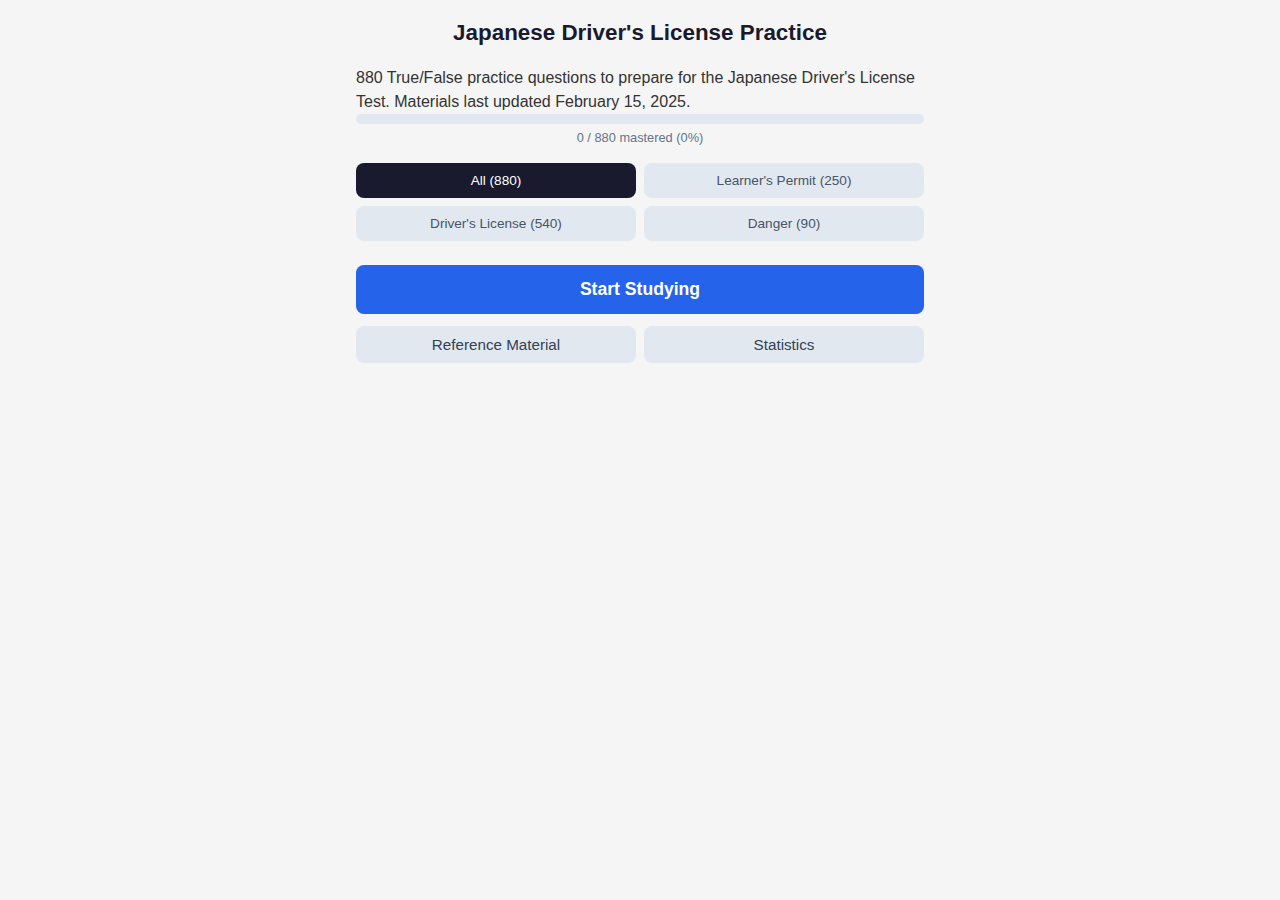
<file: docs/index.html>
<!DOCTYPE html>
<html lang="en">
<head>
  <meta charset="UTF-8">
  <meta name="viewport" content="width=device-width, initial-scale=1.0">
  <title>Japanese Driver's License Practice</title>
  <link rel="stylesheet" href="style.css?v=1771158201">
</head>
<body>
  <!-- HOME -->
  <section id="home" class="view active">
    <h1>Japanese Driver's License Practice</h1>
    <p class="site-description">880 True/False practice questions to prepare for the Japanese Driver's License Test. Materials last updated February 15, 2025.</p>
    <div class="progress-bar-container">
      <div id="progress-bar" class="progress-bar"></div>
    </div>
    <p id="progress-text" class="progress-text"></p>

    <div class="filter-buttons">
      <button class="btn filter-btn active" data-filter="all">All (880)</button>
      <button class="btn filter-btn" data-filter="lp">Learner's Permit (250)</button>
      <button class="btn filter-btn" data-filter="dl">Driver's License (540)</button>
      <button class="btn filter-btn" data-filter="danger">Danger (90)</button>
    </div>

    <button id="start-btn" class="btn btn-primary btn-large">Start Studying</button>

    <div class="home-links">
      <button class="btn btn-secondary" onclick="showView('reference')">Reference Material</button>
      <button class="btn btn-secondary" onclick="showView('stats')">Statistics</button>
    </div>
  </section>

  <!-- STUDY -->
  <section id="study" class="view">
    <div class="study-header">
      <button class="btn btn-back" onclick="showView('home')">Back</button>
      <span id="study-counter" class="study-counter"></span>
    </div>

    <div id="question-card" class="card">
      <div id="question-source" class="question-source"></div>
      <img id="question-image" class="question-image" style="display:none" alt="Question image">
      <div id="question-scenario" class="question-scenario" style="display:none"></div>
      <p id="question-text" class="question-text"></p>
    </div>

    <div id="answer-buttons" class="answer-buttons">
      <button class="btn btn-true" onclick="submitAnswer('T')">TRUE</button>
      <button class="btn btn-false" onclick="submitAnswer('F')">FALSE</button>
    </div>

    <div id="result-panel" class="result-panel" style="display:none">
      <div id="result-banner" class="result-banner"></div>
      <p id="result-explanation" class="result-explanation"></p>
      <button class="btn btn-primary" onclick="nextQuestion()">Next Question</button>
    </div>
  </section>

  <!-- REFERENCE -->
  <section id="reference" class="view">
    <div class="study-header">
      <button class="btn btn-back" onclick="showView('home')">Back</button>
      <h2 class="view-title">Reference Material</h2>
    </div>
    <div id="reference-content"></div>
  </section>

  <!-- STATS -->
  <section id="stats" class="view">
    <div class="study-header">
      <button class="btn btn-back" onclick="showView('home')">Back</button>
      <h2 class="view-title">Statistics</h2>
    </div>
    <div id="stats-content"></div>
    <button class="btn btn-danger" id="reset-btn" onclick="resetProgress()">Reset All Progress</button>
  </section>

  <script src="app.js?v=1771158201"></script>
</body>
</html>
</file>
<file: docs/style.css>
* {
  box-sizing: border-box;
  margin: 0;
  padding: 0;
}

body {
  font-family: -apple-system, BlinkMacSystemFont, "Segoe UI", Roboto, sans-serif;
  background: #f5f5f5;
  color: #333;
  line-height: 1.5;
  max-width: 600px;
  margin: 0 auto;
  padding: 16px;
  padding-bottom: 40px;
}

h1 {
  font-size: 1.4rem;
  text-align: center;
  margin-bottom: 16px;
  color: #1a1a2e;
}

h2 {
  font-size: 1.2rem;
  color: #1a1a2e;
}

/* Views */
.view { display: none; }
.view.active { display: block; }

/* Buttons */
.btn {
  border: none;
  border-radius: 8px;
  padding: 10px 16px;
  font-size: 0.95rem;
  cursor: pointer;
  transition: opacity 0.15s;
}
.btn:active { opacity: 0.7; }

.btn-primary {
  background: #2563eb;
  color: #fff;
  width: 100%;
  font-size: 1.1rem;
  padding: 14px;
  font-weight: 600;
}

.btn-large { margin-top: 16px; }

.btn-secondary {
  background: #e2e8f0;
  color: #334155;
  flex: 1;
}

.btn-back {
  background: #e2e8f0;
  color: #334155;
  font-size: 0.85rem;
  padding: 6px 12px;
}

.btn-danger {
  background: #ef4444;
  color: #fff;
  width: 100%;
  margin-top: 24px;
}

/* Filter Buttons */
.filter-buttons {
  display: grid;
  grid-template-columns: 1fr 1fr;
  gap: 8px;
  margin-bottom: 8px;
}
.filter-btn {
  background: #e2e8f0;
  color: #475569;
  font-size: 0.85rem;
  padding: 10px 8px;
  text-align: center;
}
.filter-btn.active {
  background: #1a1a2e;
  color: #fff;
}

/* Progress bar */
.progress-bar-container {
  width: 100%;
  background: #e2e8f0;
  border-radius: 8px;
  height: 10px;
  margin-bottom: 4px;
  overflow: hidden;
}
.progress-bar {
  height: 100%;
  background: #22c55e;
  border-radius: 8px;
  width: 0%;
  transition: width 0.3s;
}
.progress-text {
  font-size: 0.8rem;
  color: #64748b;
  text-align: center;
  margin-bottom: 16px;
}

/* Home links */
.home-links {
  display: flex;
  gap: 8px;
  margin-top: 12px;
}

/* Study view */
.study-header {
  display: flex;
  align-items: center;
  gap: 12px;
  margin-bottom: 16px;
}
.study-counter {
  font-size: 0.85rem;
  color: #64748b;
}
.view-title {
  flex: 1;
}

/* Question card */
.card {
  background: #fff;
  border-radius: 12px;
  padding: 20px;
  box-shadow: 0 1px 3px rgba(0,0,0,0.1);
  margin-bottom: 16px;
}

.question-source {
  font-size: 0.75rem;
  color: #94a3b8;
  text-transform: uppercase;
  letter-spacing: 0.05em;
  margin-bottom: 8px;
}

.question-image {
  width: 100%;
  max-height: 250px;
  object-fit: contain;
  border-radius: 8px;
  margin-bottom: 12px;
  background: #f8fafc;
  border: 1px solid #e2e8f0;
}

.question-scenario {
  background: #fef3c7;
  border-left: 3px solid #f59e0b;
  padding: 10px 12px;
  border-radius: 4px;
  font-size: 0.9rem;
  margin-bottom: 12px;
  color: #92400e;
}

.question-text {
  font-size: 1.05rem;
  line-height: 1.6;
}

/* Answer buttons */
.answer-buttons {
  display: flex;
  gap: 12px;
  margin-bottom: 16px;
}

.btn-true {
  flex: 1;
  background: #2563eb;
  color: #fff;
  font-size: 1.15rem;
  font-weight: 700;
  padding: 16px;
}

.btn-false {
  flex: 1;
  background: #64748b;
  color: #fff;
  font-size: 1.15rem;
  font-weight: 700;
  padding: 16px;
}

/* Result panel */
.result-panel {
  margin-bottom: 16px;
}

.result-banner {
  padding: 14px;
  border-radius: 8px;
  font-size: 1.1rem;
  font-weight: 700;
  text-align: center;
  margin-bottom: 12px;
}
.result-banner.correct {
  background: #dcfce7;
  color: #166534;
}
.result-banner.incorrect {
  background: #fee2e2;
  color: #991b1b;
}

.result-explanation {
  font-size: 0.95rem;
  color: #475569;
  margin-bottom: 16px;
  padding: 0 4px;
  line-height: 1.6;
}

/* Reference accordion */
.accordion-section {
  background: #fff;
  border-radius: 8px;
  margin-bottom: 8px;
  box-shadow: 0 1px 2px rgba(0,0,0,0.06);
  overflow: hidden;
}

.accordion-header {
  padding: 14px 16px;
  font-weight: 600;
  font-size: 0.95rem;
  cursor: pointer;
  display: flex;
  justify-content: space-between;
  align-items: center;
  user-select: none;
}
.accordion-header::after {
  content: "+";
  font-size: 1.2rem;
  color: #94a3b8;
  transition: transform 0.2s;
}
.accordion-section.open .accordion-header::after {
  content: "\2212";
}

.accordion-body {
  display: none;
  padding: 0 16px 14px;
}
.accordion-section.open .accordion-body {
  display: block;
}

.accordion-body ul {
  list-style: none;
  padding: 0;
}
.accordion-body li {
  padding: 8px 0;
  border-bottom: 1px solid #f1f5f9;
  font-size: 0.9rem;
  line-height: 1.5;
}
.accordion-body li:last-child { border-bottom: none; }

.accordion-body img,
.section-image {
  width: 100%;
  max-height: 200px;
  object-fit: contain;
  border-radius: 6px;
  margin: 8px 0;
  background: #f8fafc;
  border: 1px solid #e2e8f0;
}

/* Stats */
.stats-grid {
  display: grid;
  gap: 8px;
  margin-bottom: 16px;
}

.stat-card {
  background: #fff;
  border-radius: 8px;
  padding: 14px 16px;
  box-shadow: 0 1px 2px rgba(0,0,0,0.06);
}
.stat-card h3 {
  font-size: 0.8rem;
  color: #94a3b8;
  text-transform: uppercase;
  letter-spacing: 0.05em;
  margin-bottom: 4px;
}
.stat-card .stat-number {
  font-size: 1.5rem;
  font-weight: 700;
}
.stat-card .stat-number.mastered { color: #22c55e; }
.stat-card .stat-number.wrong { color: #ef4444; }
.stat-card .stat-number.unseen { color: #64748b; }
.stat-card .stat-number.progress { color: #f59e0b; }

.stats-category {
  background: #fff;
  border-radius: 8px;
  padding: 14px 16px;
  box-shadow: 0 1px 2px rgba(0,0,0,0.06);
  margin-bottom: 8px;
}
.stats-category h3 {
  font-size: 0.9rem;
  margin-bottom: 8px;
  color: #1a1a2e;
}
.stats-row {
  display: flex;
  justify-content: space-between;
  font-size: 0.85rem;
  padding: 3px 0;
  color: #64748b;
}
.stats-row span:last-child { font-weight: 600; color: #333; }
</file>
